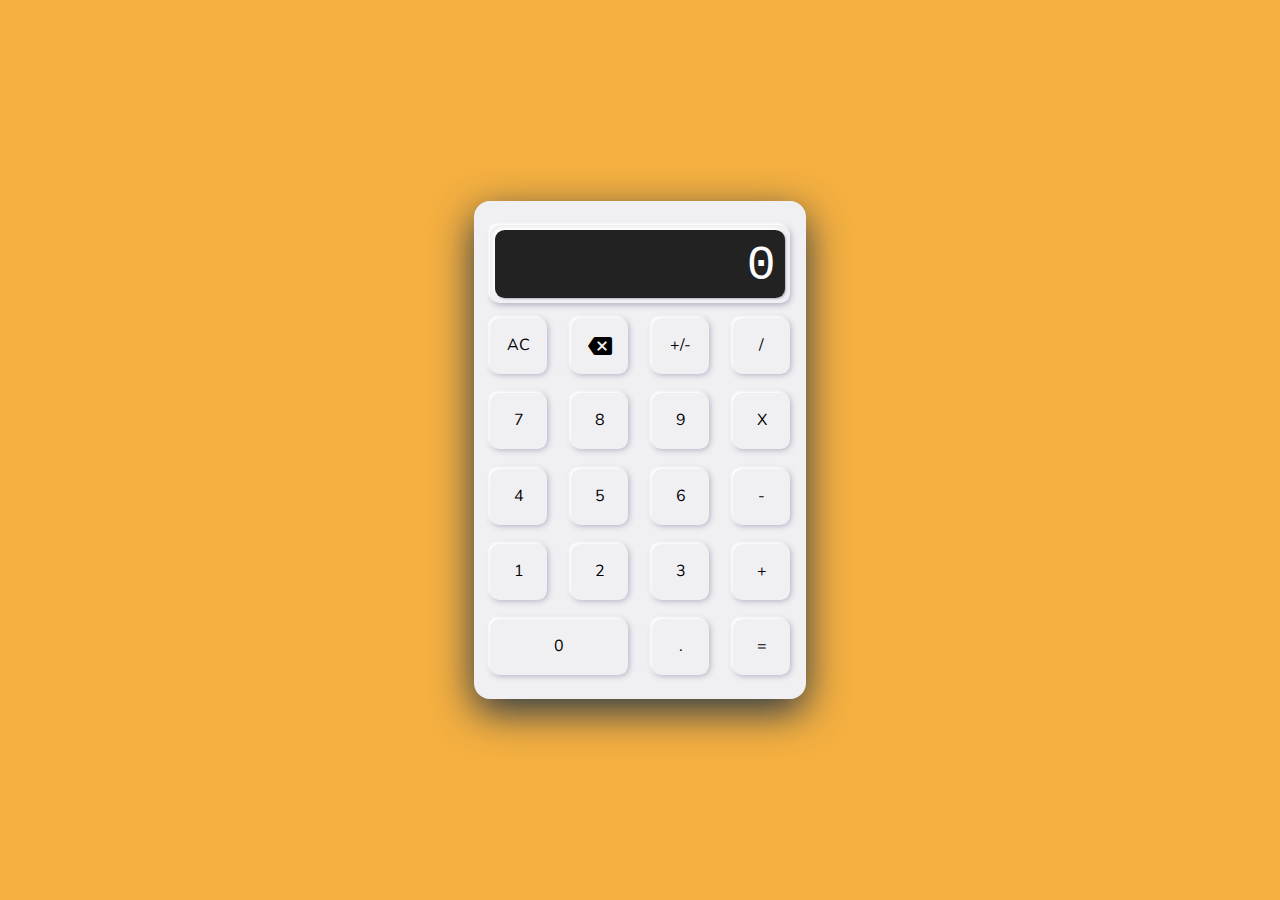
<file: index.html>
<!DOCTYPE html>
<html lang = "ko">
<head>
    <meta charset = "UTF-8">
    <meta name = "viewport" content = "width=device-width, initial-scale=1.0">
    <title>Calculator</title>

    <link href="https://db.onlinewebfonts.com/c/1e670d88b23c7ab956f1829e3828a210?family=Digital-7" rel="stylesheet" type="text/css"/>
    <link rel="preconnect" href="https://fonts.gstatic.com">
    <link href="https://fonts.googleapis.com/css2?family=Nunito:wght@300&display=swap" rel="stylesheet">
    <link href="https://fonts.googleapis.com/icon?family=Material+Icons" rel="stylesheet">
    <link rel = "stylesheet" href = "style.css">

    <script src="screen.js" defer></script>
    <script src="constant.js" defer></script>
    <script src="state.js" defer></script>
    <script src="operator.js" defer></script>
    <script src="action.js" defer></script>
    <script src="handler.js" defer></script>
    <script src="script.js" defer></script>
</head>

<body>
    <main class = "calculator-body">
        <div class = "screen-frame">
            <div class = "screen-text">0</div>
        </div>

        <div class = "button-container">
            <button class = "button" data-action = "all-clear">AC</button>
            <button class = "button" data-action = "delete"><i class = "material-icons">backspace</i></button>
            <button class = "button" data-action = "sign">+/-</button>
            <button class = "button" data-action = "division">/</button>
            <button class = "button number" data-action = "number">7</button>
            <button class = "button number" data-action = "number">8</button>
            <button class = "button number" data-action = "number">9</button>
            <button class = "button" data-action = "multiply">X</button>
            <button class = "button number" data-action = "number">4</button>
            <button class = "button number" data-action = "number">5</button>
            <button class = "button number" data-action = "number">6</button>
            <button class = "button" data-action = "subtract">-</button>
            <button class = "button number" data-action = "number">1</button>
            <button class = "button number" data-action = "number">2</button>
            <button class = "button number" data-action = "number">3</button>
            <button class = "button" data-action = "addition">+</button>
            <button class = "button number zero" data-action = "number">0</button>
            <button class = "button" data-action = "decimal">.</button>
            <button class = "button" data-action = "equals">=</button>
        </div>
    </main>
</body>
</html>
</file>
<file: style.css>
@font-face {
    font-family: "Digital-7"; 
    src:  url("https://db.onlinewebfonts.com/t/1e670d88b23c7ab956f1829e3828a210.woff2") format("woff2"), 
    url("https://db.onlinewebfonts.com/t/1e670d88b23c7ab956f1829e3828a210.woff") format("woff"), 
    url("https://db.onlinewebfonts.com/t/1e670d88b23c7ab956f1829e3828a210.ttf") format("truetype");
}

body{
    margin: 0;
    display: flex;
    height: 100vh;
    background-color: #F5B041;
}

.calculator-body{
    background-color: #f0f0f3;
    width: 300px;
    height: 450px;
    padding: 1.5em 1em;
    border-radius: 1em;
    margin: auto;
    display: flex;
    flex-direction: column;
    box-shadow: 0 13px 40px #283747;
}

.screen-frame{
    background-color: #f0f0f3;
    padding: 0.3em;
    border-radius: 0.6em;
    box-shadow: -2px -2px 3px #ffffff, 1px 2px 6px #AEAEC0;
}

.screen-text{
    background-color: #222222;
    border-radius: 0.2em;
    width:100%;
    padding:0.2em;
    padding-bottom: 0.1em; 
    box-shadow: -2px -2px 3px #ffffff, 1px 1px 2px #AEAEC0;
    font-size:3em;
    text-align: right;
    color: #FDFDFD;
    font-family: "Digital-7", "Lucida Console", "Courier New", sans-serif;
    box-sizing: border-box;
}

.button-container{
    display: grid;
    grid-template-rows: repeat(5, 1fr);
    grid-template-columns: repeat(4, 1fr);
    gap: 1.2em 1.5em;
    margin-top: auto;
}

.button{
    background-color: #f0f0f3;
    border: none;
    outline: none;
    display: flex;
    justify-content: center; 
    border-radius: 0.6em;
    padding: 1em;
    box-shadow: -2px -2px 3px #ffffff, 1px 1px 6px #AEAEC0;
    font-family: 'Nunito', "Lucida Console", "Courier New", sans-serif;
    font-size:1em;
}

.zero{
    grid-column: 1 / 3;
}

.button:hover{
    background-color: #F39C12;
    color: #FDFDFD;
}

.button:active{
    box-shadow: inset 4px 4px 15px #D35400, 4px 4px 5px #ffffff;
    color: #EDEDED;
}
</file>
